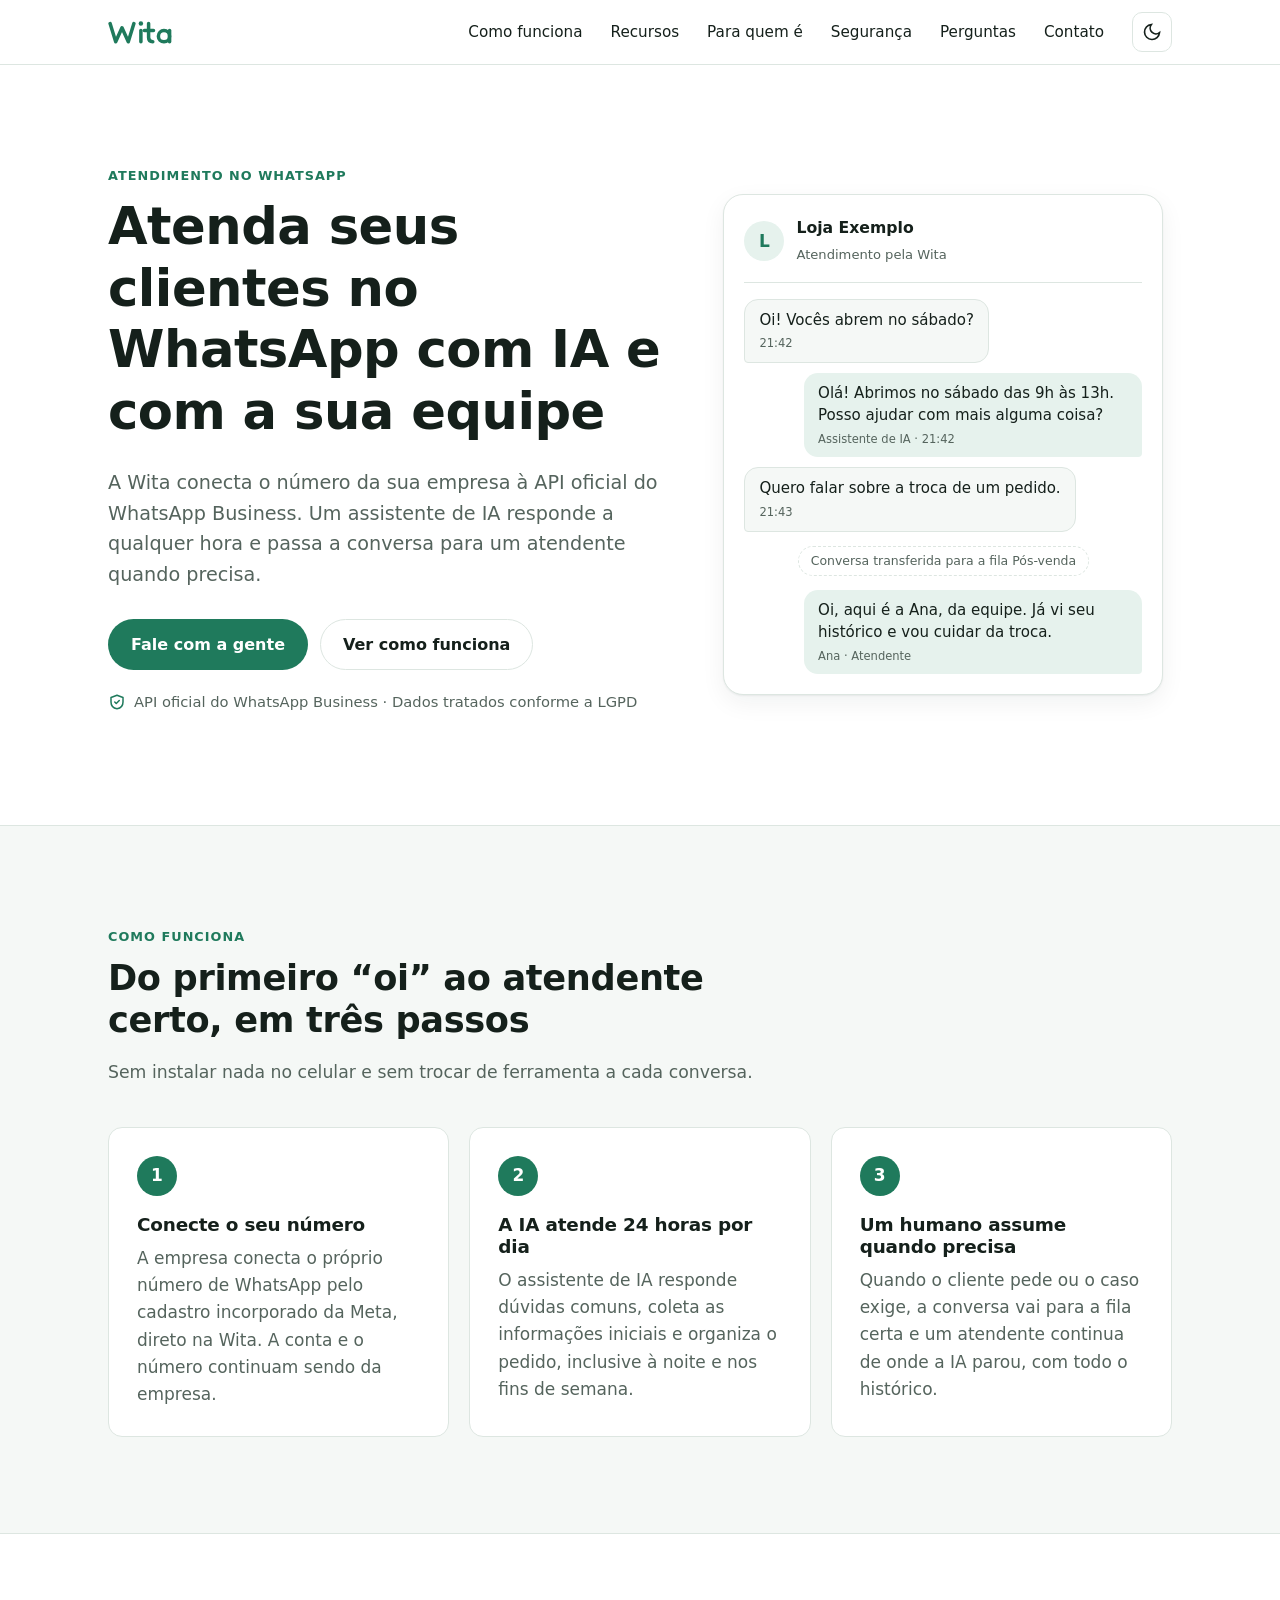
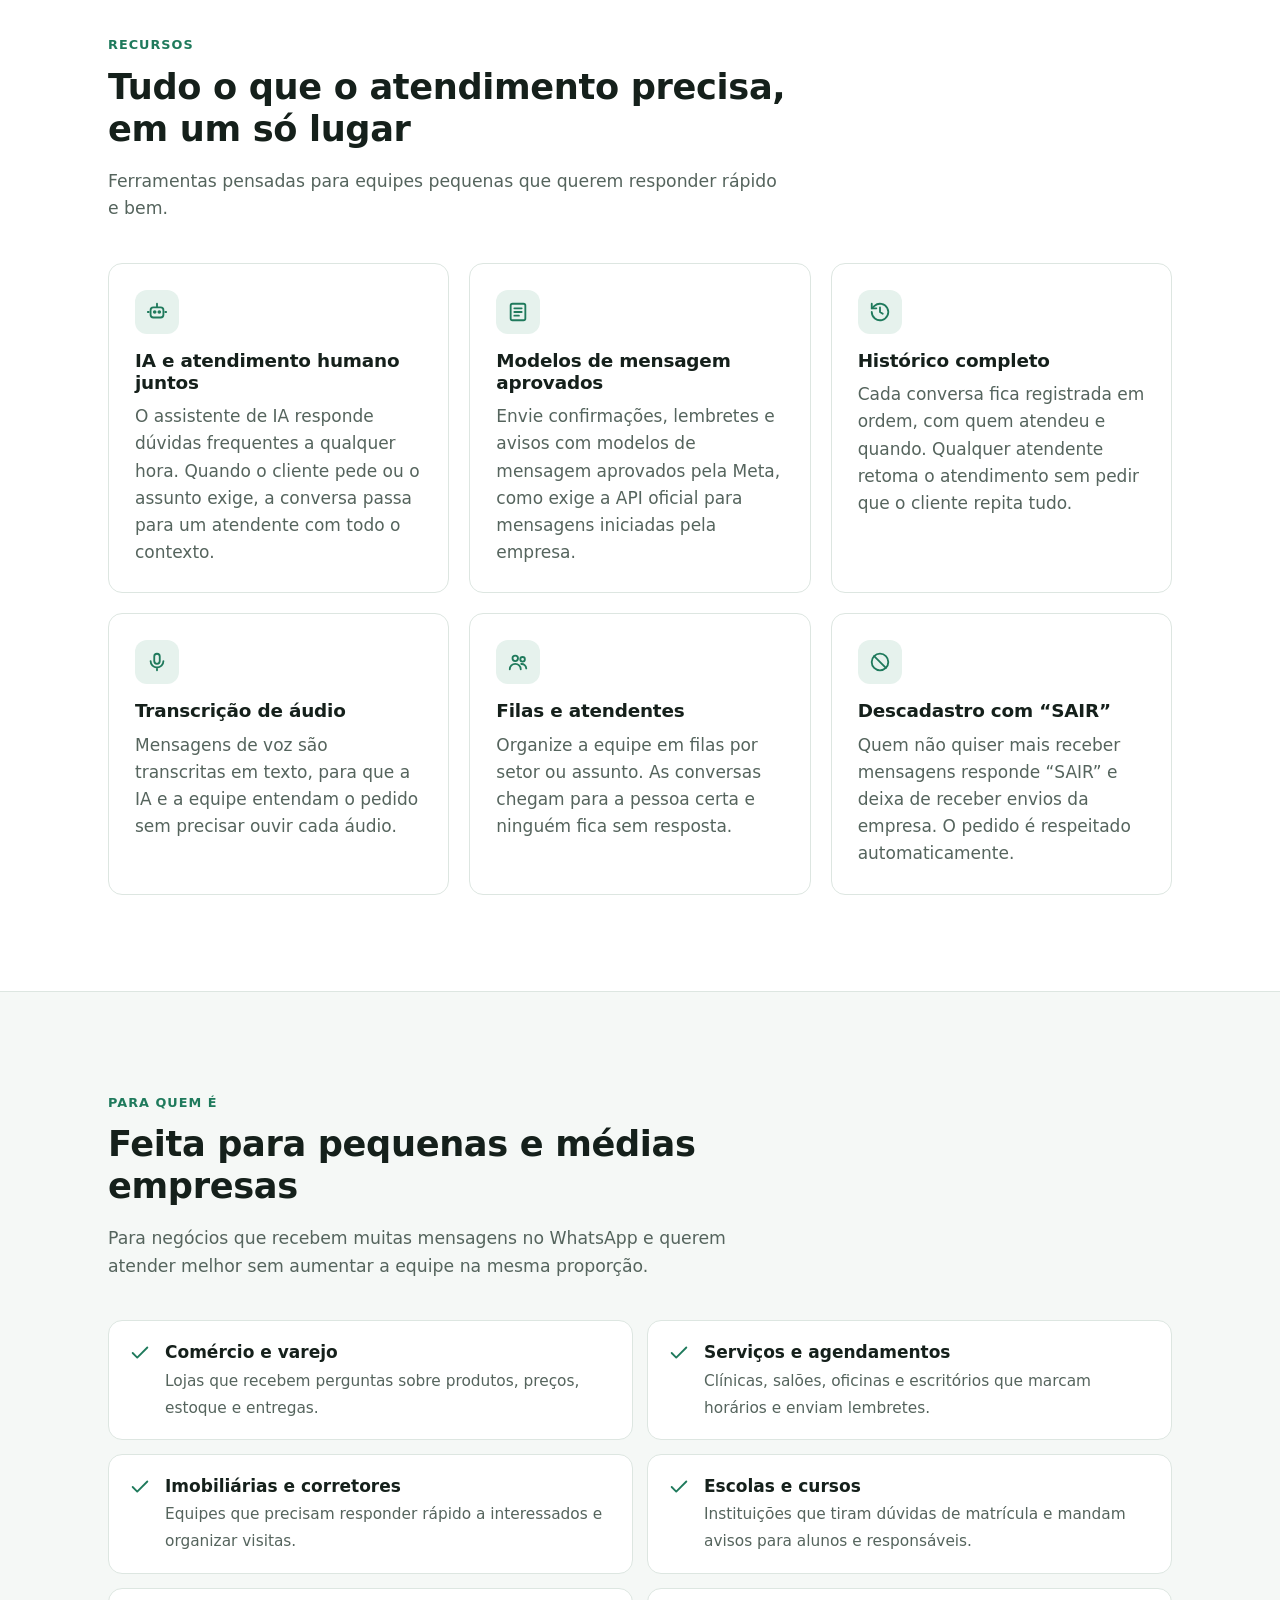
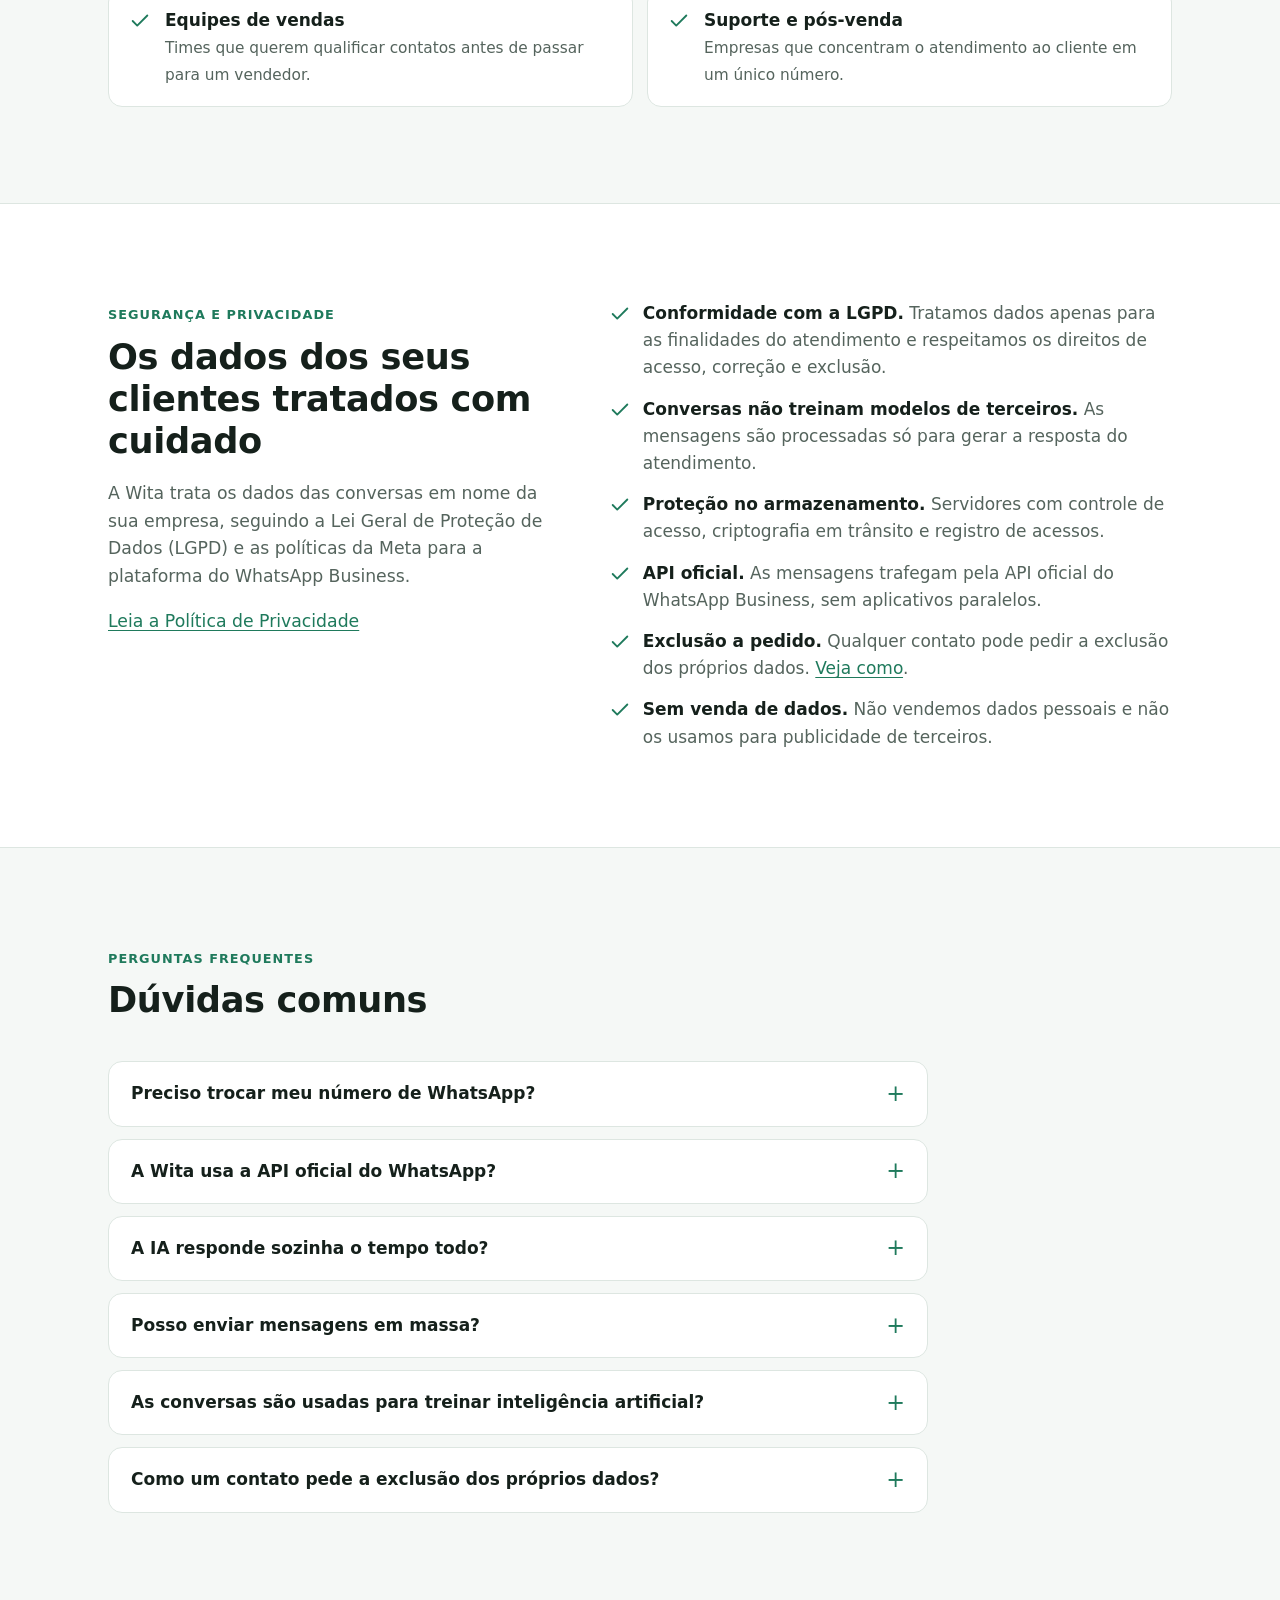
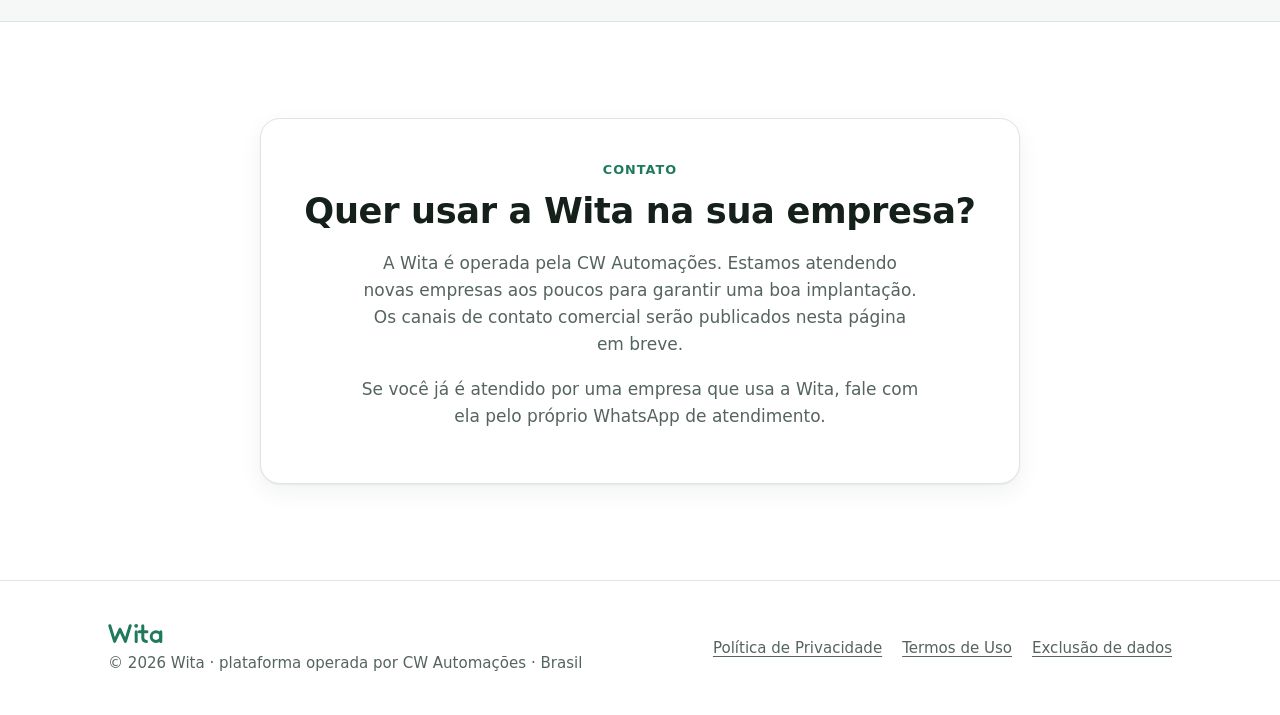
<file: index.html>
<!doctype html>
<html lang="pt-BR">
<head>
<meta charset="utf-8">
<meta name="viewport" content="width=device-width, initial-scale=1">
<title>Wita — Atendimento inteligente no WhatsApp</title>
<meta name="description" content="A Wita ajuda pequenas e médias empresas a atender clientes no WhatsApp pela API oficial do WhatsApp Business, com assistentes de IA e atendentes humanos trabalhando juntos.">
<meta name="robots" content="index, follow">
<meta name="author" content="CW Automações">
<link rel="canonical" href="https://www.wita.com.br/">
<meta name="theme-color" content="#1f7a5c" media="(prefers-color-scheme: light)">
<meta name="theme-color" content="#0e1513" media="(prefers-color-scheme: dark)">
<meta property="og:type" content="website">
<meta property="og:site_name" content="Wita">
<meta property="og:locale" content="pt_BR">
<meta property="og:title" content="Wita — Atendimento inteligente no WhatsApp">
<meta property="og:description" content="A Wita ajuda pequenas e médias empresas a atender clientes no WhatsApp pela API oficial do WhatsApp Business, com assistentes de IA e atendentes humanos trabalhando juntos.">
<meta property="og:url" content="https://www.wita.com.br/">
<meta name="twitter:card" content="summary">
<meta name="twitter:title" content="Wita — Atendimento inteligente no WhatsApp">
<meta name="twitter:description" content="A Wita ajuda pequenas e médias empresas a atender clientes no WhatsApp pela API oficial do WhatsApp Business, com assistentes de IA e atendentes humanos trabalhando juntos.">
<link rel="icon" href="favicon.svg" type="image/svg+xml">
<link rel="stylesheet" href="assets/site.css">
<script>(function(){var t;try{t=localStorage.getItem('wita-theme')}catch(e){}if(t!=='light'&&t!=='dark'){t=window.matchMedia&&matchMedia('(prefers-color-scheme: dark)').matches?'dark':'light'}document.documentElement.setAttribute('data-theme',t)})();</script>
<script type="application/ld+json">{"@context":"https://schema.org","@type":"SoftwareApplication","name":"Wita","applicationCategory":"BusinessApplication","operatingSystem":"Web","inLanguage":"pt-BR","url":"https://www.wita.com.br/","description":"Plataforma de atendimento no WhatsApp com a API oficial do WhatsApp Business, combinando assistentes de IA e atendimento humano.","publisher":{"@type":"Organization","name":"CW Automações"}}</script>
</head>
<body id="topo">
<a class="skip-link" href="#conteudo">Pular para o conteúdo</a>
<header class="site-header">
  <div class="container header-inner">
    <a class="brand" href="#topo" aria-label="Wita, página inicial"><svg viewBox="0 0 92 40" aria-hidden="true" focusable="false"><g fill="none" stroke="currentColor" stroke-width="5" stroke-linecap="round" stroke-linejoin="round"><path d="M3 8 11 34 20 14 29 34 37 8"/><path d="M47 18V34"/><path d="M58 8V28Q58 34 64 34M52 18H65"/><circle cx="80" cy="26" r="8"/><path d="M88 18V34"/></g><circle cx="47" cy="8" r="3.2" fill="currentColor"/></svg></a>
    <nav class="site-nav" id="site-nav" aria-label="Principal">
      <ul>
        <li><a href="#como-funciona">Como funciona</a></li>
        <li><a href="#recursos">Recursos</a></li>
        <li><a href="#para-quem">Para quem é</a></li>
        <li><a href="#seguranca">Segurança</a></li>
        <li><a href="#faq">Perguntas</a></li>
        <li><a href="#contato">Contato</a></li>
      </ul>
    </nav>
    <div class="header-actions">
      <button class="icon-btn" type="button" data-theme-toggle aria-label="Alternar tema"><svg class="theme-icon-light" viewBox="0 0 24 24" fill="none" stroke="currentColor" stroke-width="2" stroke-linecap="round" aria-hidden="true"><path d="M21 12.8A9 9 0 1 1 11.2 3a7 7 0 0 0 9.8 9.8z"/></svg><svg class="theme-icon-dark" viewBox="0 0 24 24" fill="none" stroke="currentColor" stroke-width="2" stroke-linecap="round" aria-hidden="true"><circle cx="12" cy="12" r="4"/><path d="M12 2v2M12 20v2M4.9 4.9l1.4 1.4M17.7 17.7l1.4 1.4M2 12h2M20 12h2M4.9 19.1l1.4-1.4M17.7 6.3l1.4-1.4"/></svg></button>
      <button class="icon-btn nav-toggle" type="button" data-nav-toggle aria-controls="site-nav" aria-expanded="false" aria-label="Abrir menu"><svg viewBox="0 0 24 24" fill="none" stroke="currentColor" stroke-width="2" stroke-linecap="round" aria-hidden="true"><path d="M4 7h16M4 12h16M4 17h16"/></svg></button>
    </div>
  </div>
</header>
<main id="conteudo">

  <section class="hero" aria-labelledby="hero-title">
    <div class="container hero-grid">
      <div>
        <span class="eyebrow">Atendimento no WhatsApp</span>
        <h1 id="hero-title">Atenda seus clientes no WhatsApp com IA e com a sua equipe</h1>
        <p class="lead">A Wita conecta o número da sua empresa à API oficial do WhatsApp Business. Um assistente de IA responde a qualquer hora e passa a conversa para um atendente quando precisa.</p>
        <div class="hero-cta">
          <a class="btn btn-primary" href="#contato">Fale com a gente</a>
          <a class="btn btn-ghost" href="#como-funciona">Ver como funciona</a>
        </div>
        <p class="hero-note"><svg viewBox="0 0 24 24" fill="none" stroke="currentColor" stroke-width="2" stroke-linecap="round" stroke-linejoin="round" aria-hidden="true"><path d="M12 3 4 6v6c0 5 3.4 8.3 8 9 4.6-.7 8-4 8-9V6l-8-3z"/><path d="m9 12 2 2 4-4"/></svg>API oficial do WhatsApp Business · Dados tratados conforme a LGPD</p>
      </div>
      <div class="chat-card" role="img" aria-label="Exemplo de conversa: o cliente pergunta o horário, a IA responde e depois transfere para uma atendente">
        <div class="chat-top" aria-hidden="true">
          <div class="chat-avatar">L</div>
          <div><strong>Loja Exemplo</strong><span>Atendimento pela Wita</span></div>
        </div>
        <div class="bubbles" aria-hidden="true">
          <div class="bubble in">Oi! Vocês abrem no sábado?<small>21:42</small></div>
          <div class="bubble out">Olá! Abrimos no sábado das 9h às 13h. Posso ajudar com mais alguma coisa?<small>Assistente de IA · 21:42</small></div>
          <div class="bubble in">Quero falar sobre a troca de um pedido.<small>21:43</small></div>
          <div class="chat-handoff">Conversa transferida para a fila Pós-venda</div>
          <div class="bubble out">Oi, aqui é a Ana, da equipe. Já vi seu histórico e vou cuidar da troca.<small>Ana · Atendente</small></div>
        </div>
      </div>
    </div>
  </section>

  <section id="como-funciona" class="section-alt" aria-labelledby="como-title">
    <div class="container">
      <div class="section-head">
        <span class="eyebrow">Como funciona</span>
        <h2 id="como-title">Do primeiro “oi” ao atendente certo, em três passos</h2>
        <p>Sem instalar nada no celular e sem trocar de ferramenta a cada conversa.</p>
      </div>
      <ol class="steps">
        <li class="step">
          <h3>Conecte o seu número</h3>
          <p>A empresa conecta o próprio número de WhatsApp pelo cadastro incorporado da Meta, direto na Wita. A conta e o número continuam sendo da empresa.</p>
        </li>
        <li class="step">
          <h3>A IA atende 24 horas por dia</h3>
          <p>O assistente de IA responde dúvidas comuns, coleta as informações iniciais e organiza o pedido, inclusive à noite e nos fins de semana.</p>
        </li>
        <li class="step">
          <h3>Um humano assume quando precisa</h3>
          <p>Quando o cliente pede ou o caso exige, a conversa vai para a fila certa e um atendente continua de onde a IA parou, com todo o histórico.</p>
        </li>
      </ol>
    </div>
  </section>

  <section id="recursos" aria-labelledby="recursos-title">
    <div class="container">
      <div class="section-head">
        <span class="eyebrow">Recursos</span>
        <h2 id="recursos-title">Tudo o que o atendimento precisa, em um só lugar</h2>
        <p>Ferramentas pensadas para equipes pequenas que querem responder rápido e bem.</p>
      </div>
      <div class="grid grid-3">
        <article class="card">
          <div class="card-icon"><svg viewBox="0 0 24 24" fill="none" stroke="currentColor" stroke-width="2" stroke-linecap="round" stroke-linejoin="round" aria-hidden="true"><path d="M12 3v3M8 7h8a3 3 0 0 1 3 3v5a3 3 0 0 1-3 3H8a3 3 0 0 1-3-3v-5a3 3 0 0 1 3-3z"/><circle cx="9.5" cy="12" r="1"/><circle cx="14.5" cy="12" r="1"/><path d="M2 12h1M21 12h1"/></svg></div>
          <h3>IA e atendimento humano juntos</h3>
          <p>O assistente de IA responde dúvidas frequentes a qualquer hora. Quando o cliente pede ou o assunto exige, a conversa passa para um atendente com todo o contexto.</p>
        </article>
        <article class="card">
          <div class="card-icon"><svg viewBox="0 0 24 24" fill="none" stroke="currentColor" stroke-width="2" stroke-linecap="round" stroke-linejoin="round" aria-hidden="true"><rect x="4" y="3" width="16" height="18" rx="2"/><path d="M8 8h8M8 12h8M8 16h5"/></svg></div>
          <h3>Modelos de mensagem aprovados</h3>
          <p>Envie confirmações, lembretes e avisos com modelos de mensagem aprovados pela Meta, como exige a API oficial para mensagens iniciadas pela empresa.</p>
        </article>
        <article class="card">
          <div class="card-icon"><svg viewBox="0 0 24 24" fill="none" stroke="currentColor" stroke-width="2" stroke-linecap="round" stroke-linejoin="round" aria-hidden="true"><path d="M3 12a9 9 0 1 0 3-6.7L3 8"/><path d="M3 3v5h5M12 7v5l3 2"/></svg></div>
          <h3>Histórico completo</h3>
          <p>Cada conversa fica registrada em ordem, com quem atendeu e quando. Qualquer atendente retoma o atendimento sem pedir que o cliente repita tudo.</p>
        </article>
        <article class="card">
          <div class="card-icon"><svg viewBox="0 0 24 24" fill="none" stroke="currentColor" stroke-width="2" stroke-linecap="round" stroke-linejoin="round" aria-hidden="true"><rect x="9" y="3" width="6" height="11" rx="3"/><path d="M5 11a7 7 0 0 0 14 0M12 18v3"/></svg></div>
          <h3>Transcrição de áudio</h3>
          <p>Mensagens de voz são transcritas em texto, para que a IA e a equipe entendam o pedido sem precisar ouvir cada áudio.</p>
        </article>
        <article class="card">
          <div class="card-icon"><svg viewBox="0 0 24 24" fill="none" stroke="currentColor" stroke-width="2" stroke-linecap="round" stroke-linejoin="round" aria-hidden="true"><circle cx="9" cy="8" r="3"/><path d="M3 20a6 6 0 0 1 12 0"/><circle cx="17" cy="9" r="2.5"/><path d="M15.5 14.2A5 5 0 0 1 21 19"/></svg></div>
          <h3>Filas e atendentes</h3>
          <p>Organize a equipe em filas por setor ou assunto. As conversas chegam para a pessoa certa e ninguém fica sem resposta.</p>
        </article>
        <article class="card">
          <div class="card-icon"><svg viewBox="0 0 24 24" fill="none" stroke="currentColor" stroke-width="2" stroke-linecap="round" stroke-linejoin="round" aria-hidden="true"><path d="M18.4 5.6A9 9 0 1 1 5.6 18.4 9 9 0 0 1 18.4 5.6z"/><path d="M5.6 5.6l12.8 12.8"/></svg></div>
          <h3>Descadastro com “SAIR”</h3>
          <p>Quem não quiser mais receber mensagens responde “SAIR” e deixa de receber envios da empresa. O pedido é respeitado automaticamente.</p>
        </article>
      </div>
    </div>
  </section>

  <section id="para-quem" class="section-alt" aria-labelledby="para-quem-title">
    <div class="container">
      <div class="section-head">
        <span class="eyebrow">Para quem é</span>
        <h2 id="para-quem-title">Feita para pequenas e médias empresas</h2>
        <p>Para negócios que recebem muitas mensagens no WhatsApp e querem atender melhor sem aumentar a equipe na mesma proporção.</p>
      </div>
      <ul class="audience">
        <li><svg viewBox="0 0 24 24" fill="none" stroke="currentColor" stroke-width="2" stroke-linecap="round" stroke-linejoin="round" aria-hidden="true"><path d="M20 6 9 17l-5-5"/></svg><div><strong>Comércio e varejo</strong><span>Lojas que recebem perguntas sobre produtos, preços, estoque e entregas.</span></div></li>
        <li><svg viewBox="0 0 24 24" fill="none" stroke="currentColor" stroke-width="2" stroke-linecap="round" stroke-linejoin="round" aria-hidden="true"><path d="M20 6 9 17l-5-5"/></svg><div><strong>Serviços e agendamentos</strong><span>Clínicas, salões, oficinas e escritórios que marcam horários e enviam lembretes.</span></div></li>
        <li><svg viewBox="0 0 24 24" fill="none" stroke="currentColor" stroke-width="2" stroke-linecap="round" stroke-linejoin="round" aria-hidden="true"><path d="M20 6 9 17l-5-5"/></svg><div><strong>Imobiliárias e corretores</strong><span>Equipes que precisam responder rápido a interessados e organizar visitas.</span></div></li>
        <li><svg viewBox="0 0 24 24" fill="none" stroke="currentColor" stroke-width="2" stroke-linecap="round" stroke-linejoin="round" aria-hidden="true"><path d="M20 6 9 17l-5-5"/></svg><div><strong>Escolas e cursos</strong><span>Instituições que tiram dúvidas de matrícula e mandam avisos para alunos e responsáveis.</span></div></li>
        <li><svg viewBox="0 0 24 24" fill="none" stroke="currentColor" stroke-width="2" stroke-linecap="round" stroke-linejoin="round" aria-hidden="true"><path d="M20 6 9 17l-5-5"/></svg><div><strong>Equipes de vendas</strong><span>Times que querem qualificar contatos antes de passar para um vendedor.</span></div></li>
        <li><svg viewBox="0 0 24 24" fill="none" stroke="currentColor" stroke-width="2" stroke-linecap="round" stroke-linejoin="round" aria-hidden="true"><path d="M20 6 9 17l-5-5"/></svg><div><strong>Suporte e pós-venda</strong><span>Empresas que concentram o atendimento ao cliente em um único número.</span></div></li>
      </ul>
    </div>
  </section>

  <section id="seguranca" aria-labelledby="seguranca-title">
    <div class="container security-grid">
      <div class="section-head">
        <span class="eyebrow">Segurança e privacidade</span>
        <h2 id="seguranca-title">Os dados dos seus clientes tratados com cuidado</h2>
        <p>A Wita trata os dados das conversas em nome da sua empresa, seguindo a Lei Geral de Proteção de Dados (LGPD) e as políticas da Meta para a plataforma do WhatsApp Business.</p>
        <p><a href="privacidade.html">Leia a Política de Privacidade</a></p>
      </div>
      <ul class="checklist">
        <li><svg viewBox="0 0 24 24" fill="none" stroke="currentColor" stroke-width="2" stroke-linecap="round" stroke-linejoin="round" aria-hidden="true"><path d="M20 6 9 17l-5-5"/></svg><p><strong>Conformidade com a LGPD.</strong> Tratamos dados apenas para as finalidades do atendimento e respeitamos os direitos de acesso, correção e exclusão.</p></li>
        <li><svg viewBox="0 0 24 24" fill="none" stroke="currentColor" stroke-width="2" stroke-linecap="round" stroke-linejoin="round" aria-hidden="true"><path d="M20 6 9 17l-5-5"/></svg><p><strong>Conversas não treinam modelos de terceiros.</strong> As mensagens são processadas só para gerar a resposta do atendimento.</p></li>
        <li><svg viewBox="0 0 24 24" fill="none" stroke="currentColor" stroke-width="2" stroke-linecap="round" stroke-linejoin="round" aria-hidden="true"><path d="M20 6 9 17l-5-5"/></svg><p><strong>Proteção no armazenamento.</strong> Servidores com controle de acesso, criptografia em trânsito e registro de acessos.</p></li>
        <li><svg viewBox="0 0 24 24" fill="none" stroke="currentColor" stroke-width="2" stroke-linecap="round" stroke-linejoin="round" aria-hidden="true"><path d="M20 6 9 17l-5-5"/></svg><p><strong>API oficial.</strong> As mensagens trafegam pela API oficial do WhatsApp Business, sem aplicativos paralelos.</p></li>
        <li><svg viewBox="0 0 24 24" fill="none" stroke="currentColor" stroke-width="2" stroke-linecap="round" stroke-linejoin="round" aria-hidden="true"><path d="M20 6 9 17l-5-5"/></svg><p><strong>Exclusão a pedido.</strong> Qualquer contato pode pedir a exclusão dos próprios dados. <a href="exclusao-de-dados.html">Veja como</a>.</p></li>
        <li><svg viewBox="0 0 24 24" fill="none" stroke="currentColor" stroke-width="2" stroke-linecap="round" stroke-linejoin="round" aria-hidden="true"><path d="M20 6 9 17l-5-5"/></svg><p><strong>Sem venda de dados.</strong> Não vendemos dados pessoais e não os usamos para publicidade de terceiros.</p></li>
      </ul>
    </div>
  </section>

  <section id="faq" class="section-alt" aria-labelledby="faq-title">
    <div class="container">
      <div class="section-head">
        <span class="eyebrow">Perguntas frequentes</span>
        <h2 id="faq-title">Dúvidas comuns</h2>
      </div>
      <div class="faq">
        <details>
          <summary>Preciso trocar meu número de WhatsApp?</summary>
          <p>Não necessariamente. Você conecta um número da própria empresa pelo cadastro incorporado da Meta. O número precisa estar disponível para uso na API oficial do WhatsApp Business. Se ele estiver ativo no aplicativo WhatsApp Business, a Meta orienta como fazer a migração.</p>
        </details>
        <details>
          <summary>A Wita usa a API oficial do WhatsApp?</summary>
          <p>Sim. Toda a troca de mensagens passa pela API oficial do WhatsApp Business (WhatsApp Business Platform). Não usamos aplicativos paralelos nem automação do WhatsApp Web.</p>
        </details>
        <details>
          <summary>A IA responde sozinha o tempo todo?</summary>
          <p>A IA responde o que foi configurado para ela responder. O cliente pode pedir um atendente humano a qualquer momento, e a equipe pode assumir qualquer conversa quando quiser.</p>
        </details>
        <details>
          <summary>Posso enviar mensagens em massa?</summary>
          <p>Mensagens iniciadas pela empresa só podem ser enviadas com modelos aprovados pela Meta e para contatos que concordaram em recebê-las. A Wita não deve ser usada para spam, e quem responde “SAIR” deixa de receber envios.</p>
        </details>
        <details>
          <summary>As conversas são usadas para treinar inteligência artificial?</summary>
          <p>Não. As mensagens são processadas apenas para gerar a resposta do atendimento e não são usadas para treinar modelos de terceiros.</p>
        </details>
        <details>
          <summary>Como um contato pede a exclusão dos próprios dados?</summary>
          <p>Basta enviar “EXCLUIR MEUS DADOS” no mesmo número em que foi atendido. As instruções completas estão na página de exclusão de dados.</p>
        </details>
      </div>
    </div>
  </section>

  <section id="contato" aria-labelledby="contato-title">
    <div class="container">
      <div class="contact-box">
        <span class="eyebrow">Contato</span>
        <h2 id="contato-title">Quer usar a Wita na sua empresa?</h2>
        <!-- TODO: contato -->
        <p>A Wita é operada pela CW Automações. Estamos atendendo novas empresas aos poucos para garantir uma boa implantação. Os canais de contato comercial serão publicados nesta página em breve.</p>
        <p>Se você já é atendido por uma empresa que usa a Wita, fale com ela pelo próprio WhatsApp de atendimento.</p>
      </div>
    </div>
  </section>

</main>
<footer class="site-footer">
  <div class="container footer-inner">
    <div class="footer-brand">
      <a class="brand" href="./" aria-label="Wita, página inicial"><svg viewBox="0 0 92 40" aria-hidden="true" focusable="false"><g fill="none" stroke="currentColor" stroke-width="5" stroke-linecap="round" stroke-linejoin="round"><path d="M3 8 11 34 20 14 29 34 37 8"/><path d="M47 18V34"/><path d="M58 8V28Q58 34 64 34M52 18H65"/><circle cx="80" cy="26" r="8"/><path d="M88 18V34"/></g><circle cx="47" cy="8" r="3.2" fill="currentColor"/></svg></a>
      <span>© <span data-year>2026</span> Wita · plataforma operada por CW Automações · Brasil</span>
    </div>
    <nav aria-label="Documentos legais">
      <ul class="footer-links">
        <li><a href="privacidade.html">Política de Privacidade</a></li>
        <li><a href="termos.html">Termos de Uso</a></li>
        <li><a href="exclusao-de-dados.html">Exclusão de dados</a></li>
      </ul>
    </nav>
  </div>
</footer>
<script src="assets/site.js" defer></script>
</body>
</html>
</file>
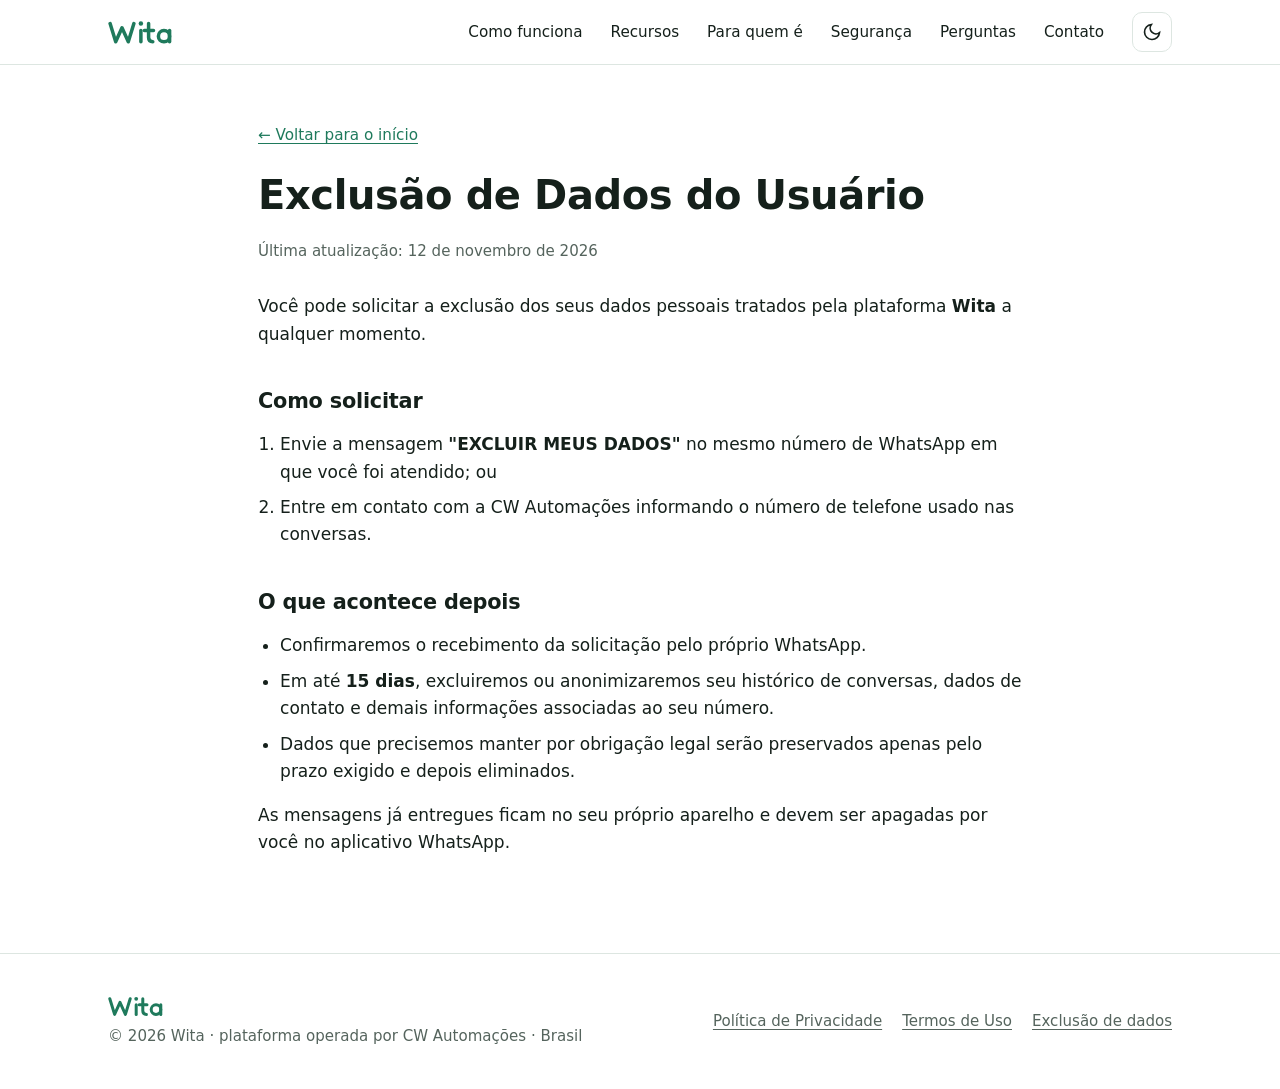
<file: exclusao-de-dados.html>
<!doctype html>
<html lang="pt-BR">
<head>
<meta charset="utf-8">
<meta name="viewport" content="width=device-width, initial-scale=1">
<title>Exclusão de Dados — Wita</title>
<meta name="description" content="Como solicitar a exclusão dos seus dados pessoais tratados pela plataforma Wita.">
<meta name="robots" content="index, follow">
<meta name="author" content="CW Automações">
<link rel="canonical" href="https://www.wita.com.br/exclusao-de-dados.html">
<meta name="theme-color" content="#1f7a5c" media="(prefers-color-scheme: light)">
<meta name="theme-color" content="#0e1513" media="(prefers-color-scheme: dark)">
<meta property="og:type" content="article">
<meta property="og:site_name" content="Wita">
<meta property="og:locale" content="pt_BR">
<meta property="og:title" content="Exclusão de Dados — Wita">
<meta property="og:description" content="Como solicitar a exclusão dos seus dados pessoais tratados pela plataforma Wita.">
<meta property="og:url" content="https://www.wita.com.br/exclusao-de-dados.html">
<meta name="twitter:card" content="summary">
<meta name="twitter:title" content="Exclusão de Dados — Wita">
<meta name="twitter:description" content="Como solicitar a exclusão dos seus dados pessoais tratados pela plataforma Wita.">
<link rel="icon" href="favicon.svg" type="image/svg+xml">
<link rel="stylesheet" href="assets/site.css">
<script>(function(){var t;try{t=localStorage.getItem('wita-theme')}catch(e){}if(t!=='light'&&t!=='dark'){t=window.matchMedia&&matchMedia('(prefers-color-scheme: dark)').matches?'dark':'light'}document.documentElement.setAttribute('data-theme',t)})();</script>
</head>
<body>
<a class="skip-link" href="#conteudo">Pular para o conteúdo</a>
<header class="site-header">
  <div class="container header-inner">
    <a class="brand" href="./" aria-label="Wita, página inicial"><svg viewBox="0 0 92 40" aria-hidden="true" focusable="false"><g fill="none" stroke="currentColor" stroke-width="5" stroke-linecap="round" stroke-linejoin="round"><path d="M3 8 11 34 20 14 29 34 37 8"/><path d="M47 18V34"/><path d="M58 8V28Q58 34 64 34M52 18H65"/><circle cx="80" cy="26" r="8"/><path d="M88 18V34"/></g><circle cx="47" cy="8" r="3.2" fill="currentColor"/></svg></a>
    <nav class="site-nav" id="site-nav" aria-label="Principal">
      <ul>
        <li><a href="./#como-funciona">Como funciona</a></li>
        <li><a href="./#recursos">Recursos</a></li>
        <li><a href="./#para-quem">Para quem é</a></li>
        <li><a href="./#seguranca">Segurança</a></li>
        <li><a href="./#faq">Perguntas</a></li>
        <li><a href="./#contato">Contato</a></li>
      </ul>
    </nav>
    <div class="header-actions">
      <button class="icon-btn" type="button" data-theme-toggle aria-label="Alternar tema"><svg class="theme-icon-light" viewBox="0 0 24 24" fill="none" stroke="currentColor" stroke-width="2" stroke-linecap="round" aria-hidden="true"><path d="M21 12.8A9 9 0 1 1 11.2 3a7 7 0 0 0 9.8 9.8z"/></svg><svg class="theme-icon-dark" viewBox="0 0 24 24" fill="none" stroke="currentColor" stroke-width="2" stroke-linecap="round" aria-hidden="true"><circle cx="12" cy="12" r="4"/><path d="M12 2v2M12 20v2M4.9 4.9l1.4 1.4M17.7 17.7l1.4 1.4M2 12h2M20 12h2M4.9 19.1l1.4-1.4M17.7 6.3l1.4-1.4"/></svg></button>
      <button class="icon-btn nav-toggle" type="button" data-nav-toggle aria-controls="site-nav" aria-expanded="false" aria-label="Abrir menu"><svg viewBox="0 0 24 24" fill="none" stroke="currentColor" stroke-width="2" stroke-linecap="round" aria-hidden="true"><path d="M4 7h16M4 12h16M4 17h16"/></svg></button>
    </div>
  </div>
</header>
<main id="conteudo" class="legal">
  <article class="container">
      <a class="back" href="./">← Voltar para o início</a>
      <h1>Exclusão de Dados do Usuário</h1>
      <p class="updated">Última atualização: 12 de novembro de 2026</p>

      <p>Você pode solicitar a exclusão dos seus dados pessoais tratados pela plataforma <strong>Wita</strong> a qualquer momento.</p>

      <h2>Como solicitar</h2>
      <ol>
        <li>Envie a mensagem <strong>"EXCLUIR MEUS DADOS"</strong> no mesmo número de WhatsApp em que você foi atendido; ou</li>
        <li>Entre em contato com a CW Automações informando o número de telefone usado nas conversas.</li>
      </ol>

      <h2>O que acontece depois</h2>
      <ul>
        <li>Confirmaremos o recebimento da solicitação pelo próprio WhatsApp.</li>
        <li>Em até <strong>15 dias</strong>, excluiremos ou anonimizaremos seu histórico de conversas, dados de contato e demais informações associadas ao seu número.</li>
        <li>Dados que precisemos manter por obrigação legal serão preservados apenas pelo prazo exigido e depois eliminados.</li>
      </ul>

      <p>As mensagens já entregues ficam no seu próprio aparelho e devem ser apagadas por você no aplicativo WhatsApp.</p>
  </article>
</main>
<footer class="site-footer">
  <div class="container footer-inner">
    <div class="footer-brand">
      <a class="brand" href="./" aria-label="Wita, página inicial"><svg viewBox="0 0 92 40" aria-hidden="true" focusable="false"><g fill="none" stroke="currentColor" stroke-width="5" stroke-linecap="round" stroke-linejoin="round"><path d="M3 8 11 34 20 14 29 34 37 8"/><path d="M47 18V34"/><path d="M58 8V28Q58 34 64 34M52 18H65"/><circle cx="80" cy="26" r="8"/><path d="M88 18V34"/></g><circle cx="47" cy="8" r="3.2" fill="currentColor"/></svg></a>
      <span>© <span data-year>2026</span> Wita · plataforma operada por CW Automações · Brasil</span>
    </div>
    <nav aria-label="Documentos legais">
      <ul class="footer-links">
        <li><a href="privacidade.html">Política de Privacidade</a></li>
        <li><a href="termos.html">Termos de Uso</a></li>
        <li><a href="exclusao-de-dados.html">Exclusão de dados</a></li>
      </ul>
    </nav>
  </div>
</footer>
<script src="assets/site.js" defer></script>
</body>
</html>
</file>
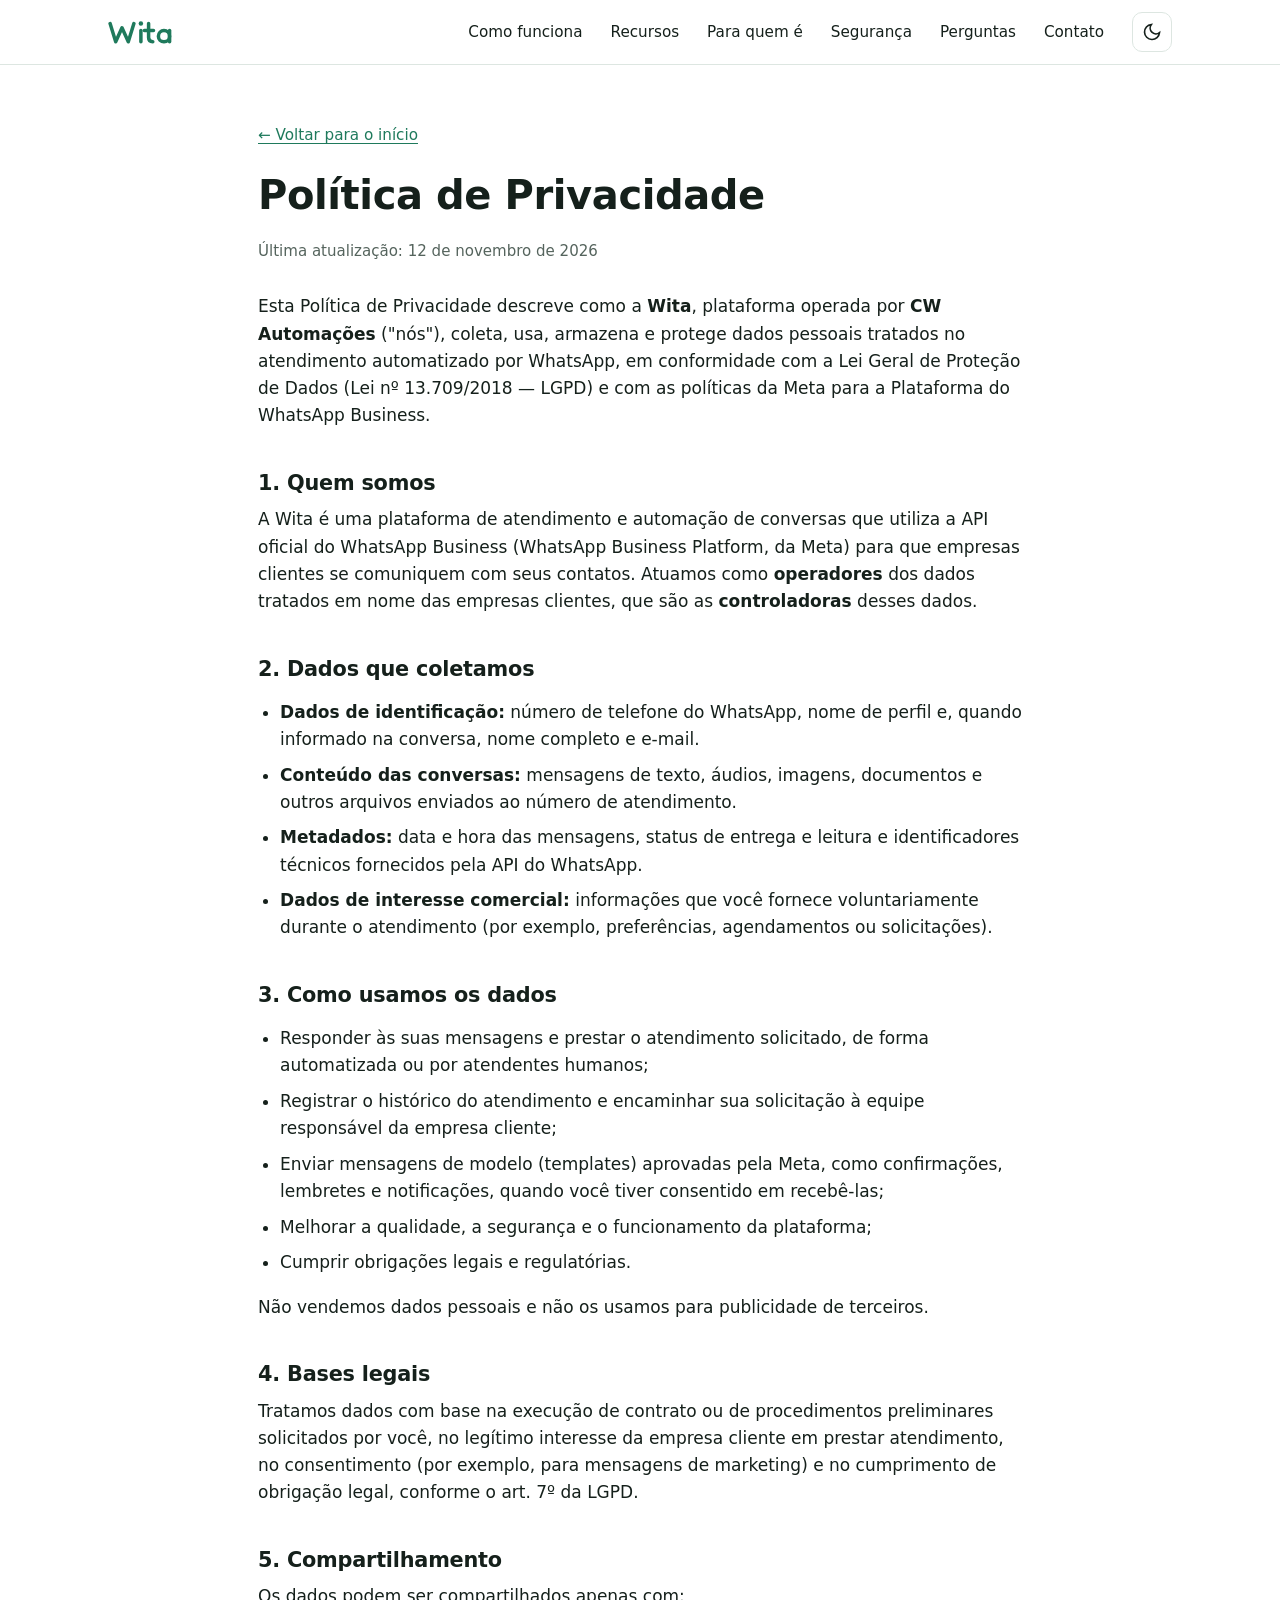
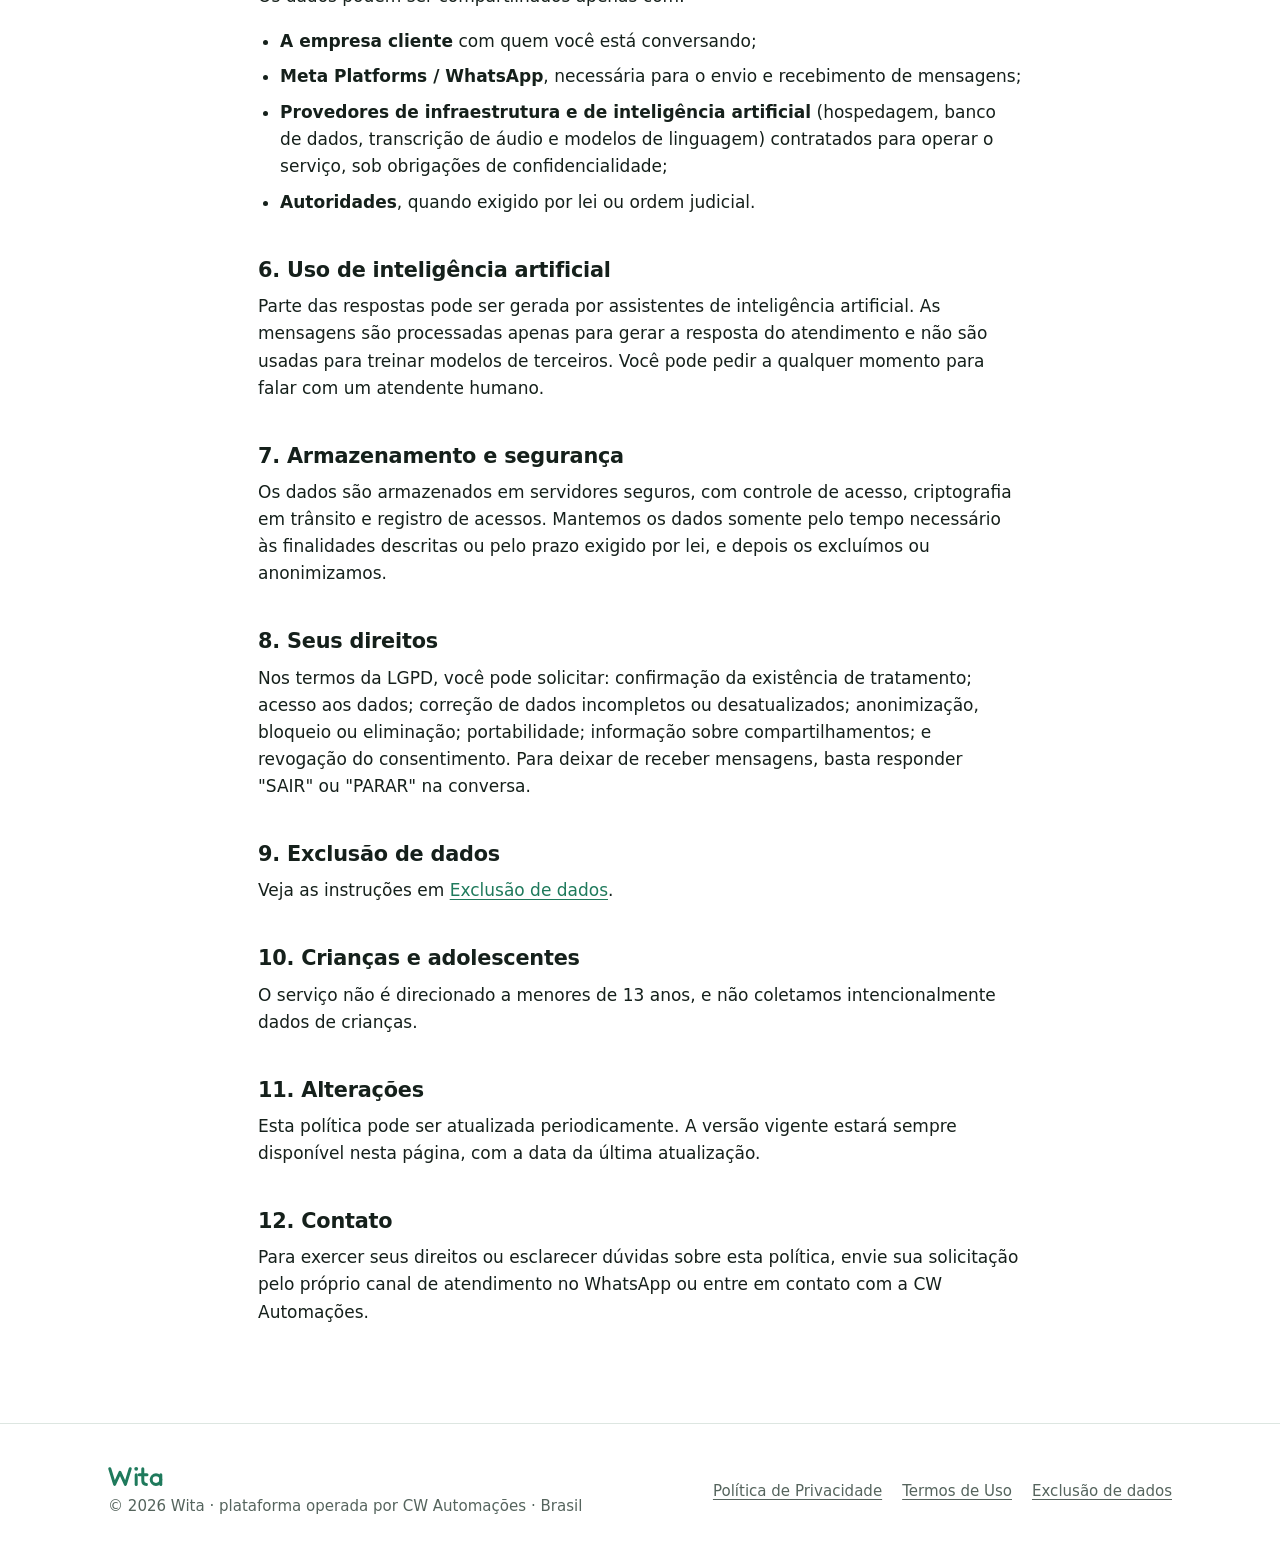
<file: privacidade.html>
<!doctype html>
<html lang="pt-BR">
<head>
<meta charset="utf-8">
<meta name="viewport" content="width=device-width, initial-scale=1">
<title>Política de Privacidade — Wita</title>
<meta name="description" content="Como a Wita, plataforma operada pela CW Automações, coleta, usa, armazena e protege dados pessoais no atendimento por WhatsApp, conforme a LGPD.">
<meta name="robots" content="index, follow">
<meta name="author" content="CW Automações">
<link rel="canonical" href="https://www.wita.com.br/privacidade.html">
<meta name="theme-color" content="#1f7a5c" media="(prefers-color-scheme: light)">
<meta name="theme-color" content="#0e1513" media="(prefers-color-scheme: dark)">
<meta property="og:type" content="article">
<meta property="og:site_name" content="Wita">
<meta property="og:locale" content="pt_BR">
<meta property="og:title" content="Política de Privacidade — Wita">
<meta property="og:description" content="Como a Wita, plataforma operada pela CW Automações, coleta, usa, armazena e protege dados pessoais no atendimento por WhatsApp, conforme a LGPD.">
<meta property="og:url" content="https://www.wita.com.br/privacidade.html">
<meta name="twitter:card" content="summary">
<meta name="twitter:title" content="Política de Privacidade — Wita">
<meta name="twitter:description" content="Como a Wita, plataforma operada pela CW Automações, coleta, usa, armazena e protege dados pessoais no atendimento por WhatsApp, conforme a LGPD.">
<link rel="icon" href="favicon.svg" type="image/svg+xml">
<link rel="stylesheet" href="assets/site.css">
<script>(function(){var t;try{t=localStorage.getItem('wita-theme')}catch(e){}if(t!=='light'&&t!=='dark'){t=window.matchMedia&&matchMedia('(prefers-color-scheme: dark)').matches?'dark':'light'}document.documentElement.setAttribute('data-theme',t)})();</script>
</head>
<body>
<a class="skip-link" href="#conteudo">Pular para o conteúdo</a>
<header class="site-header">
  <div class="container header-inner">
    <a class="brand" href="./" aria-label="Wita, página inicial"><svg viewBox="0 0 92 40" aria-hidden="true" focusable="false"><g fill="none" stroke="currentColor" stroke-width="5" stroke-linecap="round" stroke-linejoin="round"><path d="M3 8 11 34 20 14 29 34 37 8"/><path d="M47 18V34"/><path d="M58 8V28Q58 34 64 34M52 18H65"/><circle cx="80" cy="26" r="8"/><path d="M88 18V34"/></g><circle cx="47" cy="8" r="3.2" fill="currentColor"/></svg></a>
    <nav class="site-nav" id="site-nav" aria-label="Principal">
      <ul>
        <li><a href="./#como-funciona">Como funciona</a></li>
        <li><a href="./#recursos">Recursos</a></li>
        <li><a href="./#para-quem">Para quem é</a></li>
        <li><a href="./#seguranca">Segurança</a></li>
        <li><a href="./#faq">Perguntas</a></li>
        <li><a href="./#contato">Contato</a></li>
      </ul>
    </nav>
    <div class="header-actions">
      <button class="icon-btn" type="button" data-theme-toggle aria-label="Alternar tema"><svg class="theme-icon-light" viewBox="0 0 24 24" fill="none" stroke="currentColor" stroke-width="2" stroke-linecap="round" aria-hidden="true"><path d="M21 12.8A9 9 0 1 1 11.2 3a7 7 0 0 0 9.8 9.8z"/></svg><svg class="theme-icon-dark" viewBox="0 0 24 24" fill="none" stroke="currentColor" stroke-width="2" stroke-linecap="round" aria-hidden="true"><circle cx="12" cy="12" r="4"/><path d="M12 2v2M12 20v2M4.9 4.9l1.4 1.4M17.7 17.7l1.4 1.4M2 12h2M20 12h2M4.9 19.1l1.4-1.4M17.7 6.3l1.4-1.4"/></svg></button>
      <button class="icon-btn nav-toggle" type="button" data-nav-toggle aria-controls="site-nav" aria-expanded="false" aria-label="Abrir menu"><svg viewBox="0 0 24 24" fill="none" stroke="currentColor" stroke-width="2" stroke-linecap="round" aria-hidden="true"><path d="M4 7h16M4 12h16M4 17h16"/></svg></button>
    </div>
  </div>
</header>
<main id="conteudo" class="legal">
  <article class="container">
      <a class="back" href="./">← Voltar para o início</a>
      <h1>Política de Privacidade</h1>
      <p class="updated">Última atualização: 12 de novembro de 2026</p>

      <p>Esta Política de Privacidade descreve como a <strong>Wita</strong>, plataforma operada por <strong>CW Automações</strong> ("nós"), coleta, usa, armazena e protege dados pessoais tratados no atendimento automatizado por WhatsApp, em conformidade com a Lei Geral de Proteção de Dados (Lei nº 13.709/2018 — LGPD) e com as políticas da Meta para a Plataforma do WhatsApp Business.</p>

      <h2>1. Quem somos</h2>
      <p>A Wita é uma plataforma de atendimento e automação de conversas que utiliza a API oficial do WhatsApp Business (WhatsApp Business Platform, da Meta) para que empresas clientes se comuniquem com seus contatos. Atuamos como <strong>operadores</strong> dos dados tratados em nome das empresas clientes, que são as <strong>controladoras</strong> desses dados.</p>

      <h2>2. Dados que coletamos</h2>
      <ul>
        <li><strong>Dados de identificação:</strong> número de telefone do WhatsApp, nome de perfil e, quando informado na conversa, nome completo e e-mail.</li>
        <li><strong>Conteúdo das conversas:</strong> mensagens de texto, áudios, imagens, documentos e outros arquivos enviados ao número de atendimento.</li>
        <li><strong>Metadados:</strong> data e hora das mensagens, status de entrega e leitura e identificadores técnicos fornecidos pela API do WhatsApp.</li>
        <li><strong>Dados de interesse comercial:</strong> informações que você fornece voluntariamente durante o atendimento (por exemplo, preferências, agendamentos ou solicitações).</li>
      </ul>

      <h2>3. Como usamos os dados</h2>
      <ul>
        <li>Responder às suas mensagens e prestar o atendimento solicitado, de forma automatizada ou por atendentes humanos;</li>
        <li>Registrar o histórico do atendimento e encaminhar sua solicitação à equipe responsável da empresa cliente;</li>
        <li>Enviar mensagens de modelo (templates) aprovadas pela Meta, como confirmações, lembretes e notificações, quando você tiver consentido em recebê-las;</li>
        <li>Melhorar a qualidade, a segurança e o funcionamento da plataforma;</li>
        <li>Cumprir obrigações legais e regulatórias.</li>
      </ul>
      <p>Não vendemos dados pessoais e não os usamos para publicidade de terceiros.</p>

      <h2>4. Bases legais</h2>
      <p>Tratamos dados com base na execução de contrato ou de procedimentos preliminares solicitados por você, no legítimo interesse da empresa cliente em prestar atendimento, no consentimento (por exemplo, para mensagens de marketing) e no cumprimento de obrigação legal, conforme o art. 7º da LGPD.</p>

      <h2>5. Compartilhamento</h2>
      <p>Os dados podem ser compartilhados apenas com:</p>
      <ul>
        <li><strong>A empresa cliente</strong> com quem você está conversando;</li>
        <li><strong>Meta Platforms / WhatsApp</strong>, necessária para o envio e recebimento de mensagens;</li>
        <li><strong>Provedores de infraestrutura e de inteligência artificial</strong> (hospedagem, banco de dados, transcrição de áudio e modelos de linguagem) contratados para operar o serviço, sob obrigações de confidencialidade;</li>
        <li><strong>Autoridades</strong>, quando exigido por lei ou ordem judicial.</li>
      </ul>

      <h2>6. Uso de inteligência artificial</h2>
      <p>Parte das respostas pode ser gerada por assistentes de inteligência artificial. As mensagens são processadas apenas para gerar a resposta do atendimento e não são usadas para treinar modelos de terceiros. Você pode pedir a qualquer momento para falar com um atendente humano.</p>

      <h2>7. Armazenamento e segurança</h2>
      <p>Os dados são armazenados em servidores seguros, com controle de acesso, criptografia em trânsito e registro de acessos. Mantemos os dados somente pelo tempo necessário às finalidades descritas ou pelo prazo exigido por lei, e depois os excluímos ou anonimizamos.</p>

      <h2>8. Seus direitos</h2>
      <p>Nos termos da LGPD, você pode solicitar: confirmação da existência de tratamento; acesso aos dados; correção de dados incompletos ou desatualizados; anonimização, bloqueio ou eliminação; portabilidade; informação sobre compartilhamentos; e revogação do consentimento. Para deixar de receber mensagens, basta responder "SAIR" ou "PARAR" na conversa.</p>

      <h2>9. Exclusão de dados</h2>
      <p>Veja as instruções em <a href="exclusao-de-dados.html">Exclusão de dados</a>.</p>

      <h2>10. Crianças e adolescentes</h2>
      <p>O serviço não é direcionado a menores de 13 anos, e não coletamos intencionalmente dados de crianças.</p>

      <h2>11. Alterações</h2>
      <p>Esta política pode ser atualizada periodicamente. A versão vigente estará sempre disponível nesta página, com a data da última atualização.</p>

      <h2>12. Contato</h2>
      <p>Para exercer seus direitos ou esclarecer dúvidas sobre esta política, envie sua solicitação pelo próprio canal de atendimento no WhatsApp ou entre em contato com a CW Automações.</p>
  </article>
</main>
<footer class="site-footer">
  <div class="container footer-inner">
    <div class="footer-brand">
      <a class="brand" href="./" aria-label="Wita, página inicial"><svg viewBox="0 0 92 40" aria-hidden="true" focusable="false"><g fill="none" stroke="currentColor" stroke-width="5" stroke-linecap="round" stroke-linejoin="round"><path d="M3 8 11 34 20 14 29 34 37 8"/><path d="M47 18V34"/><path d="M58 8V28Q58 34 64 34M52 18H65"/><circle cx="80" cy="26" r="8"/><path d="M88 18V34"/></g><circle cx="47" cy="8" r="3.2" fill="currentColor"/></svg></a>
      <span>© <span data-year>2026</span> Wita · plataforma operada por CW Automações · Brasil</span>
    </div>
    <nav aria-label="Documentos legais">
      <ul class="footer-links">
        <li><a href="privacidade.html">Política de Privacidade</a></li>
        <li><a href="termos.html">Termos de Uso</a></li>
        <li><a href="exclusao-de-dados.html">Exclusão de dados</a></li>
      </ul>
    </nav>
  </div>
</footer>
<script src="assets/site.js" defer></script>
</body>
</html>
</file>
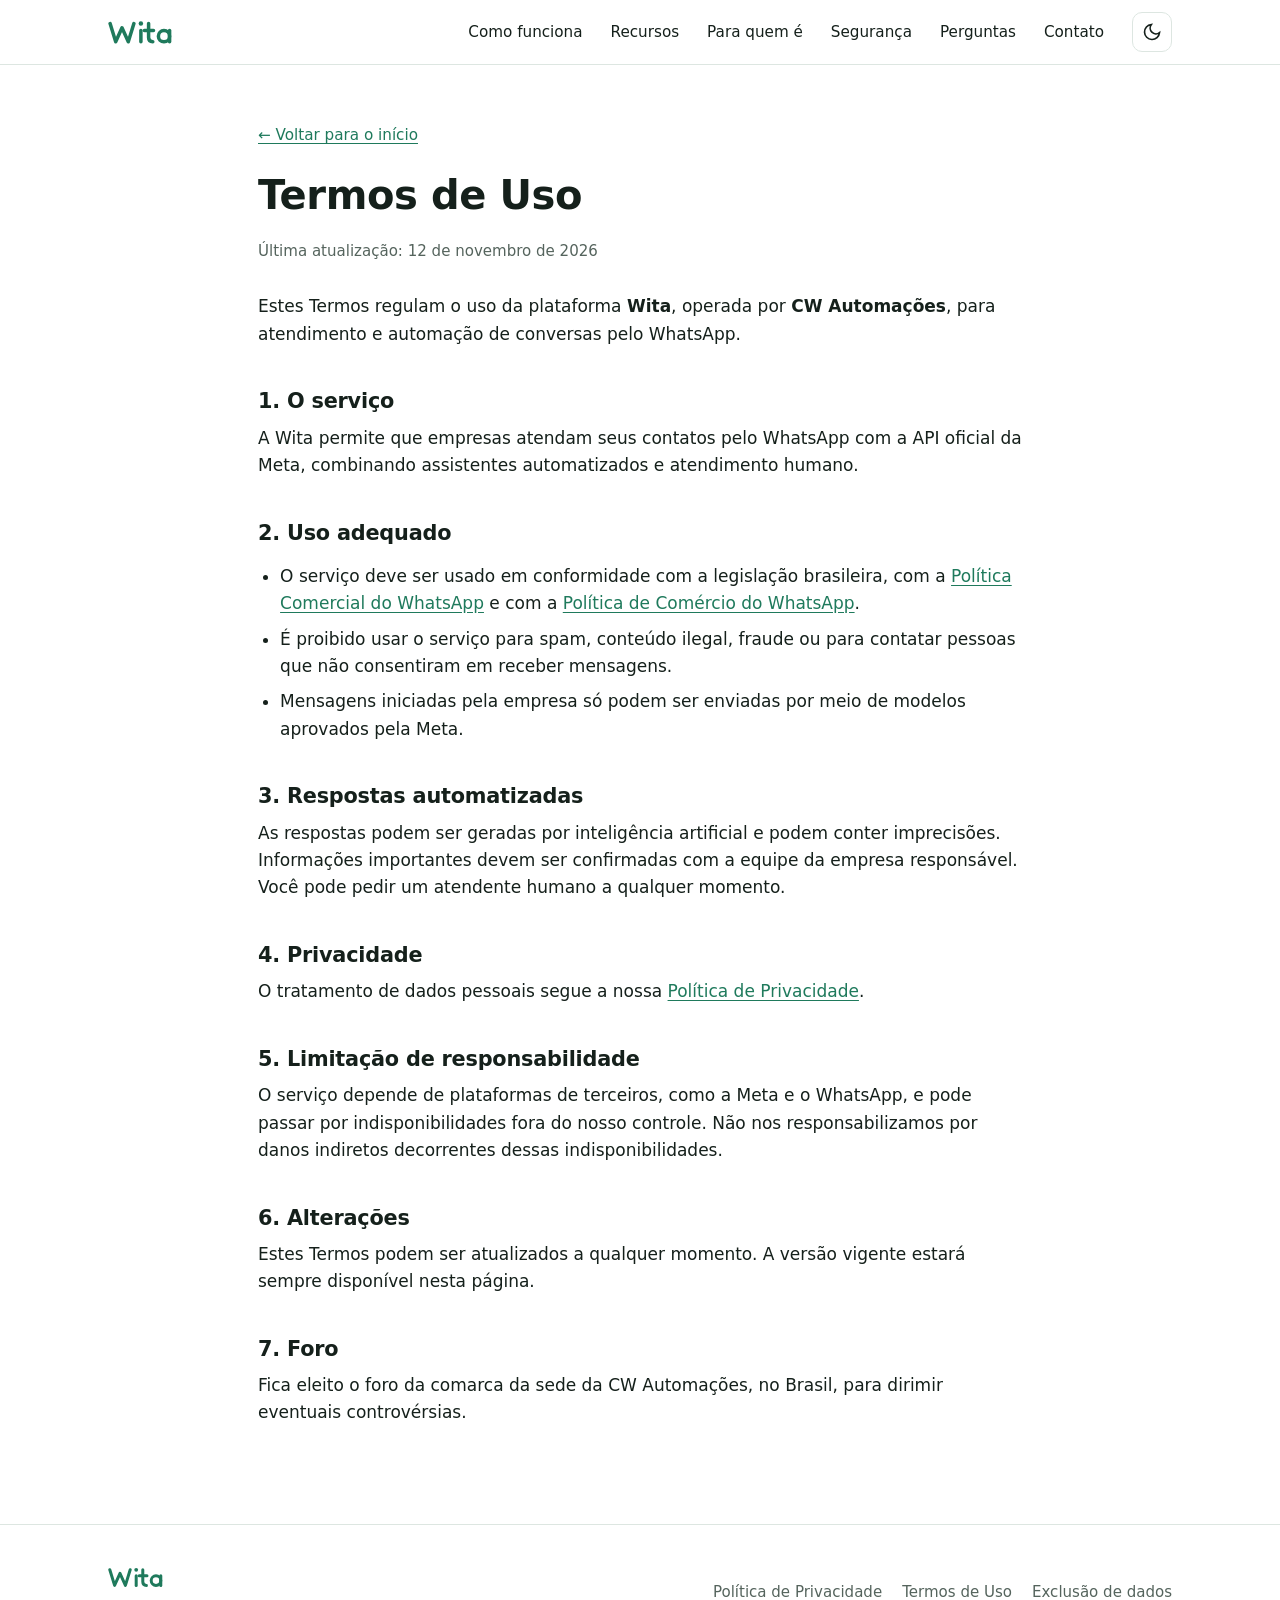
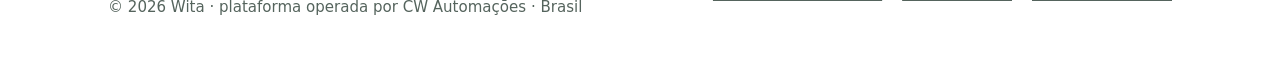
<file: termos.html>
<!doctype html>
<html lang="pt-BR">
<head>
<meta charset="utf-8">
<meta name="viewport" content="width=device-width, initial-scale=1">
<title>Termos de Uso — Wita</title>
<meta name="description" content="Termos que regulam o uso da Wita, plataforma de atendimento e automação de conversas pelo WhatsApp operada pela CW Automações.">
<meta name="robots" content="index, follow">
<meta name="author" content="CW Automações">
<link rel="canonical" href="https://www.wita.com.br/termos.html">
<meta name="theme-color" content="#1f7a5c" media="(prefers-color-scheme: light)">
<meta name="theme-color" content="#0e1513" media="(prefers-color-scheme: dark)">
<meta property="og:type" content="article">
<meta property="og:site_name" content="Wita">
<meta property="og:locale" content="pt_BR">
<meta property="og:title" content="Termos de Uso — Wita">
<meta property="og:description" content="Termos que regulam o uso da Wita, plataforma de atendimento e automação de conversas pelo WhatsApp operada pela CW Automações.">
<meta property="og:url" content="https://www.wita.com.br/termos.html">
<meta name="twitter:card" content="summary">
<meta name="twitter:title" content="Termos de Uso — Wita">
<meta name="twitter:description" content="Termos que regulam o uso da Wita, plataforma de atendimento e automação de conversas pelo WhatsApp operada pela CW Automações.">
<link rel="icon" href="favicon.svg" type="image/svg+xml">
<link rel="stylesheet" href="assets/site.css">
<script>(function(){var t;try{t=localStorage.getItem('wita-theme')}catch(e){}if(t!=='light'&&t!=='dark'){t=window.matchMedia&&matchMedia('(prefers-color-scheme: dark)').matches?'dark':'light'}document.documentElement.setAttribute('data-theme',t)})();</script>
</head>
<body>
<a class="skip-link" href="#conteudo">Pular para o conteúdo</a>
<header class="site-header">
  <div class="container header-inner">
    <a class="brand" href="./" aria-label="Wita, página inicial"><svg viewBox="0 0 92 40" aria-hidden="true" focusable="false"><g fill="none" stroke="currentColor" stroke-width="5" stroke-linecap="round" stroke-linejoin="round"><path d="M3 8 11 34 20 14 29 34 37 8"/><path d="M47 18V34"/><path d="M58 8V28Q58 34 64 34M52 18H65"/><circle cx="80" cy="26" r="8"/><path d="M88 18V34"/></g><circle cx="47" cy="8" r="3.2" fill="currentColor"/></svg></a>
    <nav class="site-nav" id="site-nav" aria-label="Principal">
      <ul>
        <li><a href="./#como-funciona">Como funciona</a></li>
        <li><a href="./#recursos">Recursos</a></li>
        <li><a href="./#para-quem">Para quem é</a></li>
        <li><a href="./#seguranca">Segurança</a></li>
        <li><a href="./#faq">Perguntas</a></li>
        <li><a href="./#contato">Contato</a></li>
      </ul>
    </nav>
    <div class="header-actions">
      <button class="icon-btn" type="button" data-theme-toggle aria-label="Alternar tema"><svg class="theme-icon-light" viewBox="0 0 24 24" fill="none" stroke="currentColor" stroke-width="2" stroke-linecap="round" aria-hidden="true"><path d="M21 12.8A9 9 0 1 1 11.2 3a7 7 0 0 0 9.8 9.8z"/></svg><svg class="theme-icon-dark" viewBox="0 0 24 24" fill="none" stroke="currentColor" stroke-width="2" stroke-linecap="round" aria-hidden="true"><circle cx="12" cy="12" r="4"/><path d="M12 2v2M12 20v2M4.9 4.9l1.4 1.4M17.7 17.7l1.4 1.4M2 12h2M20 12h2M4.9 19.1l1.4-1.4M17.7 6.3l1.4-1.4"/></svg></button>
      <button class="icon-btn nav-toggle" type="button" data-nav-toggle aria-controls="site-nav" aria-expanded="false" aria-label="Abrir menu"><svg viewBox="0 0 24 24" fill="none" stroke="currentColor" stroke-width="2" stroke-linecap="round" aria-hidden="true"><path d="M4 7h16M4 12h16M4 17h16"/></svg></button>
    </div>
  </div>
</header>
<main id="conteudo" class="legal">
  <article class="container">
      <a class="back" href="./">← Voltar para o início</a>
      <h1>Termos de Uso</h1>
      <p class="updated">Última atualização: 12 de novembro de 2026</p>

      <p>Estes Termos regulam o uso da plataforma <strong>Wita</strong>, operada por <strong>CW Automações</strong>, para atendimento e automação de conversas pelo WhatsApp.</p>

      <h2>1. O serviço</h2>
      <p>A Wita permite que empresas atendam seus contatos pelo WhatsApp com a API oficial da Meta, combinando assistentes automatizados e atendimento humano.</p>

      <h2>2. Uso adequado</h2>
      <ul>
        <li>O serviço deve ser usado em conformidade com a legislação brasileira, com a <a href="https://www.whatsapp.com/legal/business-policy/" rel="noopener">Política Comercial do WhatsApp</a> e com a <a href="https://www.whatsapp.com/legal/commerce-policy/" rel="noopener">Política de Comércio do WhatsApp</a>.</li>
        <li>É proibido usar o serviço para spam, conteúdo ilegal, fraude ou para contatar pessoas que não consentiram em receber mensagens.</li>
        <li>Mensagens iniciadas pela empresa só podem ser enviadas por meio de modelos aprovados pela Meta.</li>
      </ul>

      <h2>3. Respostas automatizadas</h2>
      <p>As respostas podem ser geradas por inteligência artificial e podem conter imprecisões. Informações importantes devem ser confirmadas com a equipe da empresa responsável. Você pode pedir um atendente humano a qualquer momento.</p>

      <h2>4. Privacidade</h2>
      <p>O tratamento de dados pessoais segue a nossa <a href="privacidade.html">Política de Privacidade</a>.</p>

      <h2>5. Limitação de responsabilidade</h2>
      <p>O serviço depende de plataformas de terceiros, como a Meta e o WhatsApp, e pode passar por indisponibilidades fora do nosso controle. Não nos responsabilizamos por danos indiretos decorrentes dessas indisponibilidades.</p>

      <h2>6. Alterações</h2>
      <p>Estes Termos podem ser atualizados a qualquer momento. A versão vigente estará sempre disponível nesta página.</p>

      <h2>7. Foro</h2>
      <p>Fica eleito o foro da comarca da sede da CW Automações, no Brasil, para dirimir eventuais controvérsias.</p>
  </article>
</main>
<footer class="site-footer">
  <div class="container footer-inner">
    <div class="footer-brand">
      <a class="brand" href="./" aria-label="Wita, página inicial"><svg viewBox="0 0 92 40" aria-hidden="true" focusable="false"><g fill="none" stroke="currentColor" stroke-width="5" stroke-linecap="round" stroke-linejoin="round"><path d="M3 8 11 34 20 14 29 34 37 8"/><path d="M47 18V34"/><path d="M58 8V28Q58 34 64 34M52 18H65"/><circle cx="80" cy="26" r="8"/><path d="M88 18V34"/></g><circle cx="47" cy="8" r="3.2" fill="currentColor"/></svg></a>
      <span>© <span data-year>2026</span> Wita · plataforma operada por CW Automações · Brasil</span>
    </div>
    <nav aria-label="Documentos legais">
      <ul class="footer-links">
        <li><a href="privacidade.html">Política de Privacidade</a></li>
        <li><a href="termos.html">Termos de Uso</a></li>
        <li><a href="exclusao-de-dados.html">Exclusão de dados</a></li>
      </ul>
    </nav>
  </div>
</footer>
<script src="assets/site.js" defer></script>
</body>
</html>
</file>
<file: assets/site.css>
/* Wita — estilos do site institucional */
:root {
  --brand: #1f7a5c;
  --brand-strong: #17604a;
  --brand-soft: #e6f2ed;
  --bg: #ffffff;
  --bg-alt: #f5f8f6;
  --surface: #ffffff;
  --text: #15201b;
  --muted: #55645d;
  --border: #dde6e1;
  --shadow: 0 1px 2px rgba(16, 40, 30, .06), 0 8px 24px rgba(16, 40, 30, .06);
  --radius: 14px;
  --max: 1120px;
  color-scheme: light;
}
@media (prefers-color-scheme: dark) {
  :root:not([data-theme="light"]) {
    --brand: #3fae86;
    --brand-strong: #5cc59d;
    --brand-soft: #16302a;
    --bg: #0e1513;
    --bg-alt: #121c19;
    --surface: #16211d;
    --text: #e7efeb;
    --muted: #a3b3ac;
    --border: #263530;
    --shadow: 0 1px 2px rgba(0, 0, 0, .3), 0 8px 24px rgba(0, 0, 0, .25);
    color-scheme: dark;
  }
}
:root[data-theme="dark"] {
  --brand: #3fae86;
  --brand-strong: #5cc59d;
  --brand-soft: #16302a;
  --bg: #0e1513;
  --bg-alt: #121c19;
  --surface: #16211d;
  --text: #e7efeb;
  --muted: #a3b3ac;
  --border: #263530;
  --shadow: 0 1px 2px rgba(0, 0, 0, .3), 0 8px 24px rgba(0, 0, 0, .25);
  color-scheme: dark;
}

*, *::before, *::after { box-sizing: border-box; }
html { scroll-behavior: smooth; -webkit-text-size-adjust: 100%; }
@media (prefers-reduced-motion: reduce) { html { scroll-behavior: auto; } * { transition: none !important; } }
body {
  margin: 0;
  background: var(--bg);
  color: var(--text);
  font: 400 17px/1.6 system-ui, -apple-system, "Segoe UI", Roboto, "Helvetica Neue", Arial, sans-serif;
}
img, svg { max-width: 100%; display: block; }
a { color: var(--brand); text-underline-offset: 3px; }
a:hover { color: var(--brand-strong); }
:focus-visible { outline: 3px solid var(--brand); outline-offset: 2px; border-radius: 4px; }
h1, h2, h3 { line-height: 1.2; letter-spacing: -.01em; margin: 0 0 .5em; }
h1 { font-size: clamp(2rem, 5vw, 3.2rem); }
h2 { font-size: clamp(1.6rem, 3.4vw, 2.2rem); }
h3 { font-size: 1.15rem; }
p { margin: 0 0 1em; }

.skip-link {
  position: absolute; left: 16px; top: -48px; z-index: 100;
  background: var(--brand); color: #fff; padding: 8px 14px; border-radius: 8px;
}
.skip-link:focus { top: 12px; color: #fff; }
.visually-hidden {
  position: absolute; width: 1px; height: 1px; overflow: hidden;
  clip: rect(0 0 0 0); white-space: nowrap;
}

.container { width: 100%; max-width: var(--max); margin: 0 auto; padding: 0 16px; }
@media (min-width: 720px) { .container { padding: 0 28px; } }

/* Cabeçalho */
.site-header {
  position: sticky; top: 0; z-index: 50;
  background: color-mix(in srgb, var(--bg) 88%, transparent);
  backdrop-filter: saturate(1.4) blur(10px);
  -webkit-backdrop-filter: saturate(1.4) blur(10px);
  border-bottom: 1px solid var(--border);
}
.header-inner { display: flex; align-items: center; gap: 16px; min-height: 64px; }
.brand { display: inline-flex; align-items: center; color: var(--brand); text-decoration: none; }
.brand svg { height: 28px; width: auto; }
.site-nav { margin-left: auto; }
.site-nav ul { list-style: none; margin: 0; padding: 0; display: flex; gap: 4px; }
.site-nav a {
  display: block; padding: 8px 12px; border-radius: 8px;
  color: var(--text); text-decoration: none; font-size: .95rem;
}
.site-nav a:hover { background: var(--bg-alt); color: var(--text); }
.header-actions { display: flex; align-items: center; gap: 6px; }
.icon-btn {
  display: inline-grid; place-items: center; width: 40px; height: 40px;
  border: 1px solid var(--border); border-radius: 10px;
  background: var(--surface); color: var(--text); cursor: pointer;
}
.icon-btn svg { width: 20px; height: 20px; }
.icon-btn:hover { border-color: var(--brand); }
.nav-toggle { display: none; }
.theme-icon-dark { display: none; }
:root[data-theme="dark"] .theme-icon-light { display: none; }
:root[data-theme="dark"] .theme-icon-dark { display: block; }
@media (max-width: 860px) {
  .nav-toggle { display: inline-grid; }
  .site-nav {
    position: absolute; left: 0; right: 0; top: 100%;
    background: var(--bg); border-bottom: 1px solid var(--border);
    display: none; margin: 0;
  }
  .site-nav.is-open { display: block; }
  .site-nav ul { flex-direction: column; padding: 8px 16px 16px; }
  .site-nav a { padding: 12px; }
  .header-actions { margin-left: auto; }
}

/* Botões */
.btn {
  display: inline-flex; align-items: center; justify-content: center; gap: 8px;
  padding: 12px 22px; border-radius: 999px; font-weight: 600; font-size: 1rem;
  text-decoration: none; border: 1px solid transparent; cursor: pointer;
}
.btn-primary { background: #1f7a5c; color: #fff; }
.btn-primary:hover { background: #17604a; color: #fff; }
.btn-ghost { border-color: var(--border); color: var(--text); background: var(--surface); }
.btn-ghost:hover { border-color: var(--brand); color: var(--text); }

/* Seções */
section { padding: 72px 0; }
@media (min-width: 720px) { section { padding: 96px 0; } }
.section-alt { background: var(--bg-alt); border-top: 1px solid var(--border); border-bottom: 1px solid var(--border); }
.eyebrow {
  display: inline-block; font-size: .8rem; font-weight: 700; letter-spacing: .08em;
  text-transform: uppercase; color: var(--brand); margin-bottom: 10px;
}
.section-head { max-width: 680px; margin-bottom: 40px; }
.section-head p { color: var(--muted); font-size: 1.08rem; }

/* Hero */
.hero { padding: 64px 0 72px; }
@media (min-width: 720px) { .hero { padding: 96px 0; } }
.hero-grid { display: grid; gap: 48px; align-items: center; }
@media (min-width: 940px) { .hero-grid { grid-template-columns: 1.1fr .9fr; } }
.hero .lead { font-size: 1.2rem; color: var(--muted); max-width: 560px; }
.hero-cta { display: flex; flex-wrap: wrap; gap: 12px; margin: 28px 0 20px; }
.hero-note { font-size: .92rem; color: var(--muted); display: flex; align-items: center; gap: 8px; }
.hero-note svg { width: 18px; height: 18px; color: var(--brand); flex: none; }

/* Ilustração de conversa */
.chat-card {
  background: var(--surface); border: 1px solid var(--border); border-radius: 20px;
  box-shadow: var(--shadow); padding: 20px; max-width: 440px; width: 100%; justify-self: center;
}
.chat-top { display: flex; align-items: center; gap: 12px; padding-bottom: 14px; border-bottom: 1px solid var(--border); margin-bottom: 16px; }
.chat-avatar { width: 40px; height: 40px; border-radius: 50%; background: var(--brand-soft); color: var(--brand); display: grid; place-items: center; font-weight: 700; }
.chat-top strong { display: block; font-size: .98rem; }
.chat-top span { font-size: .82rem; color: var(--muted); }
.bubbles { display: flex; flex-direction: column; gap: 10px; }
.bubble { max-width: 85%; padding: 10px 14px; border-radius: 14px; font-size: .94rem; line-height: 1.45; }
.bubble small { display: block; font-size: .72rem; color: var(--muted); margin-top: 4px; }
.bubble.in { background: var(--bg-alt); border: 1px solid var(--border); border-bottom-left-radius: 4px; align-self: flex-start; }
.bubble.out { background: var(--brand-soft); border-bottom-right-radius: 4px; align-self: flex-end; }
.chat-handoff {
  align-self: center; font-size: .78rem; color: var(--muted); border: 1px dashed var(--border);
  border-radius: 999px; padding: 4px 12px; margin: 4px 0;
}

/* Passos */
.steps { list-style: none; margin: 0; padding: 0; display: grid; gap: 20px; counter-reset: step; }
@media (min-width: 820px) { .steps { grid-template-columns: repeat(3, 1fr); } }
.step {
  background: var(--surface); border: 1px solid var(--border); border-radius: var(--radius);
  padding: 28px; position: relative; counter-increment: step;
}
.step::before {
  content: counter(step); display: grid; place-items: center;
  width: 40px; height: 40px; border-radius: 50%;
  background: var(--brand); color: #fff; font-weight: 700; margin-bottom: 18px;
}
.step p { color: var(--muted); margin: 0; }

/* Recursos */
.grid { display: grid; gap: 20px; }
@media (min-width: 640px) { .grid-2 { grid-template-columns: repeat(2, 1fr); } .grid-3 { grid-template-columns: repeat(2, 1fr); } }
@media (min-width: 980px) { .grid-3 { grid-template-columns: repeat(3, 1fr); } }
.card {
  background: var(--surface); border: 1px solid var(--border); border-radius: var(--radius);
  padding: 26px;
}
.card p { color: var(--muted); margin: 0; }
.card-icon {
  width: 44px; height: 44px; border-radius: 12px; background: var(--brand-soft); color: var(--brand);
  display: grid; place-items: center; margin-bottom: 16px;
}
.card-icon svg { width: 22px; height: 22px; }

/* Para quem é */
.audience { list-style: none; padding: 0; margin: 0; display: grid; gap: 14px; }
@media (min-width: 640px) { .audience { grid-template-columns: repeat(2, 1fr); } }
.audience li {
  display: flex; gap: 14px; align-items: flex-start;
  padding: 18px 20px; border: 1px solid var(--border); border-radius: var(--radius); background: var(--surface);
}
.audience svg { width: 22px; height: 22px; color: var(--brand); flex: none; margin-top: 3px; }
.audience strong { display: block; }
.audience span { color: var(--muted); font-size: .96rem; }

/* Segurança */
.security-grid { display: grid; gap: 40px; }
@media (min-width: 900px) { .security-grid { grid-template-columns: .9fr 1.1fr; align-items: start; } }
.checklist { list-style: none; padding: 0; margin: 0; display: grid; gap: 14px; }
.checklist li { display: flex; gap: 12px; align-items: flex-start; }
.checklist svg { width: 22px; height: 22px; color: var(--brand); flex: none; margin-top: 3px; }
.checklist p { margin: 0; color: var(--muted); }
.checklist strong { color: var(--text); }

/* FAQ */
.faq { max-width: 820px; }
.faq details {
  border: 1px solid var(--border); border-radius: var(--radius); background: var(--surface);
  padding: 0 22px; margin-bottom: 12px;
}
.faq summary {
  cursor: pointer; list-style: none; padding: 18px 28px 18px 0; font-weight: 600; position: relative;
}
.faq summary::-webkit-details-marker { display: none; }
.faq summary::after {
  content: "+"; position: absolute; right: 0; top: 50%; transform: translateY(-50%);
  font-size: 1.4rem; color: var(--brand); font-weight: 400;
}
.faq details[open] summary::after { content: "−"; }
.faq details p { color: var(--muted); padding-bottom: 6px; }

/* Contato */
.contact-box {
  background: var(--surface); border: 1px solid var(--border); border-radius: 20px;
  padding: 36px 28px; text-align: center; max-width: 760px; margin: 0 auto; box-shadow: var(--shadow);
}
.contact-box p { color: var(--muted); max-width: 560px; margin-left: auto; margin-right: auto; }

/* Rodapé */
.site-footer { border-top: 1px solid var(--border); padding: 40px 0; font-size: .94rem; color: var(--muted); }
.footer-inner { display: flex; flex-wrap: wrap; gap: 20px 40px; align-items: center; justify-content: space-between; }
.footer-brand { display: flex; flex-direction: column; gap: 6px; }
.footer-brand svg { height: 24px; width: auto; color: var(--brand); }
.footer-links { list-style: none; margin: 0; padding: 0; display: flex; flex-wrap: wrap; gap: 8px 20px; }
.footer-links a { color: var(--muted); }
.footer-links a:hover { color: var(--brand); }

/* Páginas legais */
.legal { padding: 56px 0 80px; }
.legal .container { max-width: 820px; }
.legal h1 { font-size: clamp(1.8rem, 4vw, 2.5rem); }
.legal h2 { font-size: 1.3rem; margin-top: 2em; }
.legal .updated { color: var(--muted); font-size: .94rem; margin-bottom: 2em; }
.legal ul, .legal ol { padding-left: 1.3em; }
.legal li { margin-bottom: .5em; }
.legal .back { display: inline-block; margin-bottom: 24px; font-size: .95rem; }
</file>
